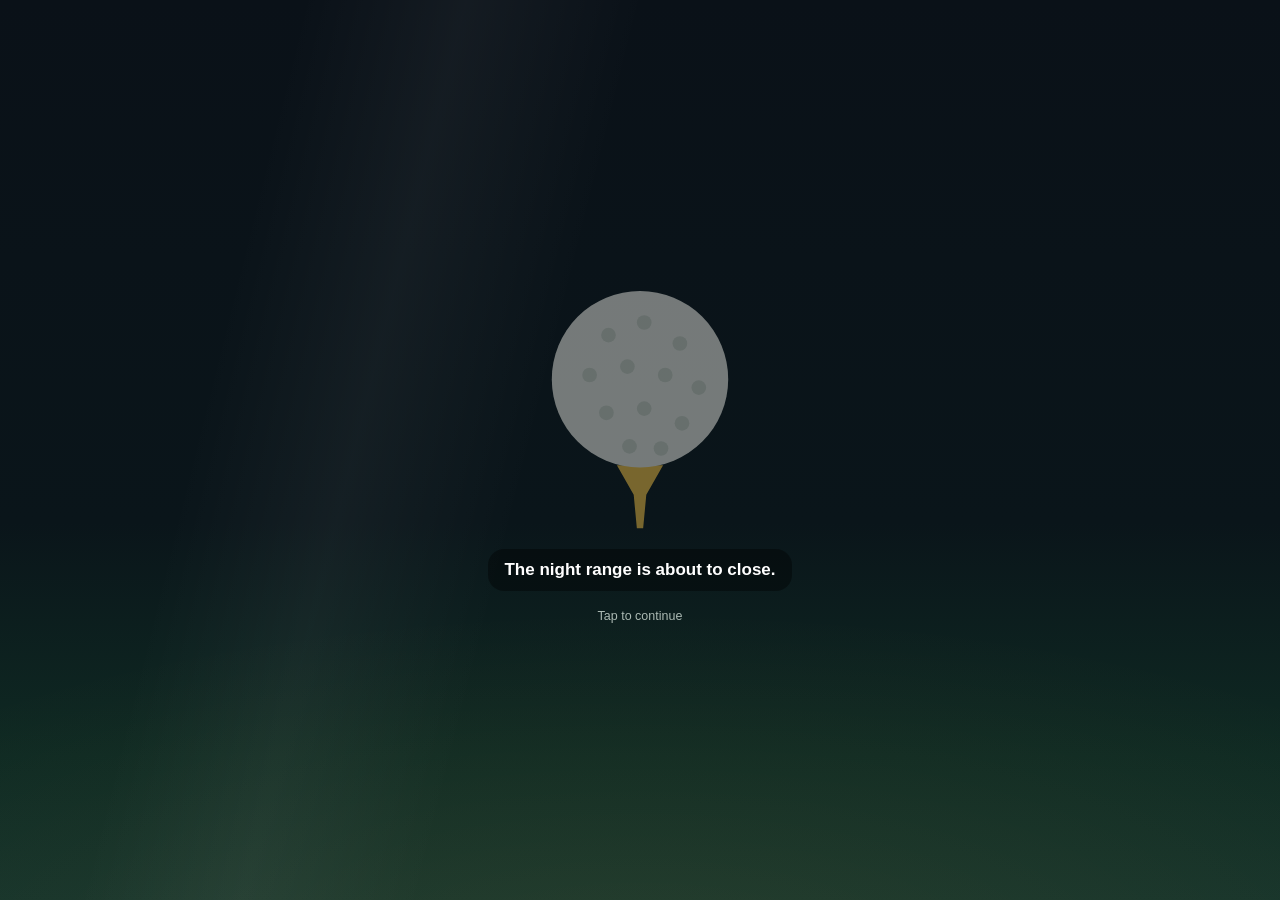
<file: index.html>
<!doctype html>
<html lang="en">
<head>
  <meta charset="utf-8">
  <meta name="viewport" content="width=device-width, initial-scale=1, viewport-fit=cover">
  <title>Chirpi</title>
  <meta name="description" content="Chirpi, a little bird that keeps you company at the driving range: a point for every swing, and a video of each one.">
  <meta name="theme-color" content="#0a1420">
  <meta name="apple-mobile-web-app-capable" content="yes">
  <meta name="mobile-web-app-capable" content="yes">
  <meta name="apple-mobile-web-app-title" content="Chirpi">
  <meta name="apple-mobile-web-app-status-bar-style" content="black-translucent">
  <link rel="manifest" href="manifest.webmanifest">
  <link rel="apple-touch-icon" href="icons/icon-180.png">
  <link rel="icon" href="icons/icon-192.png">
  <link rel="stylesheet" href="styles.css">
</head>
<body>
  <main class="app">
    <header class="brand">Chirpi</header>

    <section class="stage" aria-live="polite">
      <svg class="bird" id="bird" viewBox="0 0 220 200" role="img" aria-label="Chirpi the bird">
        <ellipse class="shadow" cx="110" cy="188" rx="56" ry="7"/>
        <g class="bird-body">
          <g class="legs">
            <path d="M92 160 v18 m-7 0 h14" />
            <path d="M124 160 v18 m-7 0 h14" />
          </g>
          <path class="tail" d="M42 118 L14 104 L22 126 L10 140 L46 134Z"/>
          <ellipse class="body" cx="110" cy="112" rx="70" ry="62"/>
          <ellipse class="belly" cx="118" cy="132" rx="42" ry="34"/>
          <path class="wing" d="M70 108 C 52 118, 54 148, 84 152 C 100 150, 104 128, 92 112 Z"/>
          <path class="tuft" d="M104 52 C 98 34, 112 30, 112 44 C 116 30, 130 34, 120 52"/>
          <g class="cap">
            <path class="cap-top" d="M70 72 C 76 40, 146 38, 152 70 Z"/>
            <path class="cap-brim" d="M140 66 C 162 62, 182 66, 186 74 C 170 76, 152 76, 138 74 Z"/>
            <circle class="cap-dot" cx="111" cy="47" r="4"/>
          </g>
          <g class="eye">
            <circle class="eye-ball" cx="138" cy="94" r="9"/>
            <circle class="eye-shine" cx="141" cy="91" r="3"/>
          </g>
          <ellipse class="cheek" cx="146" cy="116" rx="10" ry="6"/>
          <path class="beak" d="M168 98 L194 106 L168 116 Z"/>
        </g>
        <circle class="ball" cx="180" cy="178" r="10"/>
        <g class="ball-dimples">
          <circle cx="177" cy="175" r="1.4"/><circle cx="183" cy="176" r="1.4"/>
          <circle cx="179" cy="181" r="1.4"/><circle cx="185" cy="181" r="1.4"/>
        </g>
      </svg>
      <div class="bubble" id="bubble"></div>
    </section>

    <section class="panel" id="panel"></section>

    <footer class="progress" aria-hidden="true">
      <div class="progress-bar"><span id="progress-fill"></span></div>
    </footer>
  </main>
  <noscript>Chirpi needs JavaScript.</noscript>
  <script type="module" src="app.js"></script>
</body>
</html>
</file>
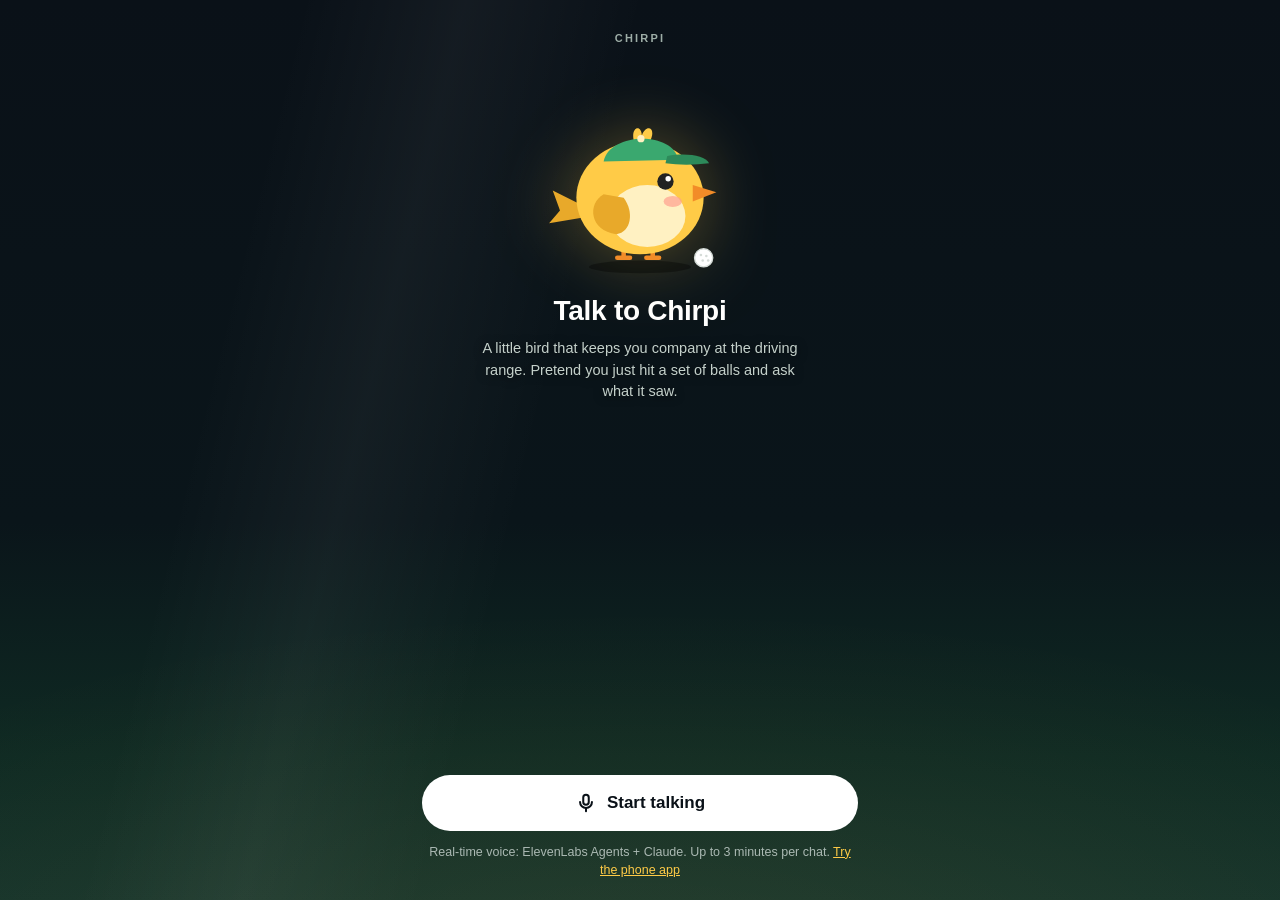
<file: demo/index.html>
<!doctype html>
<html lang="en">
<head>
  <meta charset="utf-8">
  <meta name="viewport" content="width=device-width, initial-scale=1, viewport-fit=cover">
  <title>Talk to Chirpi</title>
  <meta name="description" content="Chirpi is a golf practice companion. Talk to it in real time, in English or Chinese.">
  <meta name="theme-color" content="#0a1118">
  <link rel="icon" href="../icons/icon-192.png">
  <link rel="stylesheet" href="../styles.css">
  <link rel="stylesheet" href="demo.css">
</head>
<body class="demo">
  <main class="app">
    <header class="brand">Chirpi</header>

    <section class="stage">
    <svg class="bird" id="bird" viewBox="0 0 220 200" role="img" aria-label="Chirpi the bird">
      <ellipse class="shadow" cx="110" cy="188" rx="56" ry="7"/>
      <g class="bird-body">
        <g class="legs">
          <path d="M92 160 v18 m-7 0 h14" />
          <path d="M124 160 v18 m-7 0 h14" />
        </g>
        <path class="tail" d="M42 118 L14 104 L22 126 L10 140 L46 134Z"/>
        <ellipse class="body" cx="110" cy="112" rx="70" ry="62"/>
        <ellipse class="belly" cx="118" cy="132" rx="42" ry="34"/>
        <path class="wing" d="M70 108 C 52 118, 54 148, 84 152 C 100 150, 104 128, 92 112 Z"/>
        <path class="tuft" d="M104 52 C 98 34, 112 30, 112 44 C 116 30, 130 34, 120 52"/>
        <g class="cap">
          <path class="cap-top" d="M70 72 C 76 40, 146 38, 152 70 Z"/>
          <path class="cap-brim" d="M140 66 C 162 62, 182 66, 186 74 C 170 76, 152 76, 138 74 Z"/>
          <circle class="cap-dot" cx="111" cy="47" r="4"/>
        </g>
        <g class="eye">
          <circle class="eye-ball" cx="138" cy="94" r="9"/>
          <circle class="eye-shine" cx="141" cy="91" r="3"/>
        </g>
        <ellipse class="cheek" cx="146" cy="116" rx="10" ry="6"/>
        <path class="beak" d="M168 98 L194 106 L168 116 Z"/>
      </g>
      <circle class="ball" cx="180" cy="178" r="10"/>
      <g class="ball-dimples">
        <circle cx="177" cy="175" r="1.4"/><circle cx="183" cy="176" r="1.4"/>
        <circle cx="179" cy="181" r="1.4"/><circle cx="185" cy="181" r="1.4"/>
      </g>
    </svg>
      <h1 class="bubble" id="headline"></h1>
      <p class="demo-status" id="status" aria-live="polite"></p>
    </section>

    <section class="transcript" id="transcript" aria-live="polite" aria-label="Conversation"></section>

    <section class="demo-actions">
      <button class="demo-talk" id="talk" type="button"></button>
      <p class="demo-note" id="note"></p>
    </section>
  </main>
  <noscript>This demo needs JavaScript.</noscript>
  <script src="../vendor/elevenlabs-client/elevenlabs-client-1.35.0.iife.js"></script>
  <script type="module" src="demo.js"></script>
</body>
</html>
</file>
<file: styles.css>
/* One shell for the whole app: a driving range at night, with a warm bird as the only warm thing on screen. */
:root {
  color-scheme: dark;
  /* The shell: flat for the top two thirds, then a quick rise into a turf glow at the bottom. */
  --page-top: #0a1118;
  --page-mid: #0a151a;
  --page-rise: #0f2a23;
  --page-bottom: #15332b;
  --sky: var(--page-top);
  /* Four levels of text: titles, subtitles, small print, the quietest labels. */
  --text: #ffffff;
  --text-2: #c4d0ca;
  --text-3: #abb9b3;
  --text-4: #9dada6;
  --muted: var(--text-2);
  --on-light: var(--page-top); /* dark text on light is the background colour, never pure black */
  --surface: rgba(255, 255, 255, 0.07);
  --surface-line: rgba(255, 255, 255, 0.12);
  /* Inputs: empty ones a warm white, filled ones a cooler white. */
  --passive: #f8f6ef;
  --input-filled: #e6ebe8;
  --placeholder: #6b6f68;
  /* Three button levels, told apart by the contrast inside them, not by colour. */
  --action: #ffffff;
  --btn-disabled-fill: #919d97;
  --btn-disabled-glyph: #9ba7a1;
  /* The bird's warm palette; progress wears it, the track almost disappears. */
  --char-1: #ffcb47;
  --gold: var(--char-1);
  --gold-deep: #f28c28;
  --progress-a: #f0a93c;
  --progress-b: #ffcb47;
  --progress-c: #ffe79e;
  --track: #2b3a35;
  --glyph-idle: #7e8a84;
  --glyph-active: #ffffff;
  --destructive: #d2584b;
  --stop: #c8483e;
  --danger: #ffb4a5;
  --font-mono: ui-monospace, SFMono-Regular, Menlo, monospace;
  --bird: #ffcb47;
  --bird-belly: #fff1c2;
  --bird-dark: #e8a92a;
  --beak: #f28c28;
  --cheek: #ff9f8f;
  --cap: #3aa86f;
  --cap-brim: #2d8a5a;
  --eye: #222222;
  --ball: #ffffff;
  --ball-line: #d5dcd8;
}

* { box-sizing: border-box; }
html { background: var(--sky); -webkit-text-size-adjust: 100%; }
html, body { margin: 0; }
body {
  color: var(--text);
  font-family: -apple-system, BlinkMacSystemFont, "PingFang SC", "Hiragino Sans GB", "Helvetica Neue", sans-serif;
  font-size: 16px;
  line-height: 1.5;
  min-height: 100dvh;
}
/* The shell every screen shares: a warm glow rising from the turf, one faint floodlight beam. */
body::before {
  content: "";
  position: fixed;
  inset: 0;
  z-index: -1;
  background:
    radial-gradient(110% 58% at 50% 108%, rgba(255, 203, 71, 0.07), transparent 70%),
    linear-gradient(104deg, transparent 20%, rgba(255, 255, 255, 0.045) 31%, transparent 43%),
    linear-gradient(180deg, var(--page-top) 0%, var(--page-mid) 58%, var(--page-rise) 84%, var(--page-bottom) 100%);
}

.app {
  position: relative;
  max-width: 520px;
  margin: 0 auto;
  padding: max(16px, env(safe-area-inset-top)) 16px max(20px, env(safe-area-inset-bottom));
  display: flex;
  flex-direction: column;
  min-height: 100dvh;
}
.brand {
  height: 44px;
  display: flex;
  align-items: center;
  justify-content: center;
  font-size: 11px;
  font-weight: 700;
  letter-spacing: 0.2em;
  text-transform: uppercase;
  color: var(--text-4);
}

/* Bird and what it says */
.stage { display: flex; flex-direction: column; align-items: center; gap: 14px; margin: 8px 0 24px; }
.bird { width: 168px; height: auto; overflow: visible; filter: drop-shadow(0 0 34px rgba(255, 203, 71, 0.32)); }
.bird .shadow { fill: rgba(0, 0, 0, 0.35); }
.bird .body, .bird .tuft { fill: var(--bird); }
.bird .tail, .bird .wing { fill: var(--bird-dark); }
.bird .belly { fill: var(--bird-belly); }
.bird .beak { fill: var(--beak); }
.bird .cheek { fill: var(--cheek); opacity: 0.7; }
.bird .cap-top { fill: var(--cap); }
.bird .cap-brim { fill: var(--cap-brim); }
.bird .cap-dot { fill: var(--bird-belly); }
.bird .eye-ball { fill: var(--eye); }
.bird .eye-shine { fill: #fff; }
.bird .legs path { stroke: var(--beak); stroke-width: 5; stroke-linecap: round; fill: none; }
.bird .ball { fill: var(--ball); stroke: var(--ball-line); stroke-width: 1.5; }
.bird .ball-dimples circle { fill: var(--ball-line); }

.bird-body { transform-origin: 110px 180px; animation: bob 2.6s ease-in-out infinite; }
.eye { transform-origin: 138px 94px; animation: blink 4.5s infinite; }
.wing { transform-origin: 86px 112px; }
.bird.hop .bird-body, .bird.cheer .bird-body { animation: hop 0.55s ease-out; }
.bird.hop .wing, .bird.cheer .wing { animation: flap 0.18s ease-in-out 3; }
.bird.celebrate .bird-body { animation: celebrate 1.1s ease-out; }
.bird.celebrate .wing { animation: flap 0.15s ease-in-out 7; }
.bird.talk .beak { transform-origin: 168px 107px; animation: chatter 0.22s ease-in-out 6; }

@keyframes bob { 0%, 100% { transform: translateY(0); } 50% { transform: translateY(-4px); } }
@keyframes blink { 0%, 94%, 100% { transform: scaleY(1); } 96% { transform: scaleY(0.1); } }
@keyframes hop {
  0% { transform: translateY(0) scale(1, 1); }
  25% { transform: translateY(0) scale(1.05, 0.93); }
  55% { transform: translateY(-18px) scale(0.97, 1.04); }
  100% { transform: translateY(0) scale(1, 1); }
}
@keyframes flap { 50% { transform: rotate(-28deg); } }
@keyframes celebrate {
  0% { transform: translateY(0) rotate(0); }
  30% { transform: translateY(-34px) rotate(-8deg); }
  60% { transform: translateY(-34px) rotate(8deg); }
  100% { transform: translateY(0) rotate(0); }
}
@keyframes chatter { 50% { transform: scaleY(0.6); } }

/* Outside practice the bird's words are the headline of the screen. */
.bubble { font-size: 28px; font-weight: 700; line-height: 1.22; letter-spacing: -0.01em; text-align: center; max-width: 100%; }
.bubble small { display: block; font-size: 14.5px; font-weight: 400; line-height: 1.45; letter-spacing: 0; color: var(--text-2); margin-top: 9px; }

/* Answers sit at the bottom, where the thumb is. */
.panel { display: flex; flex-direction: column; gap: 10px; margin-top: auto; }
.option {
  display: block;
  width: 100%;
  text-align: left;
  background: var(--surface);
  color: var(--text);
  border: 1px solid var(--surface-line);
  border-radius: 18px;
  padding: 15px 18px;
  font: inherit;
  cursor: pointer;
  transition: background 0.15s, color 0.15s, transform 0.1s;
}
.option:active { transform: scale(0.985); }
.option strong { display: block; font-size: 17px; }
.option .sub { display: block; font-size: 14px; color: var(--text-3); }
.option[aria-pressed="true"] { background: var(--action); color: var(--on-light); border-color: var(--action); }
.option[aria-pressed="true"] .sub { color: #46545a; }

.chips { display: flex; flex-wrap: wrap; gap: 8px; justify-content: center; }
.chip {
  border: 1px solid var(--surface-line);
  background: var(--surface);
  color: var(--text-2);
  border-radius: 999px;
  padding: 8px 14px;
  font: inherit;
  font-size: 13.5px;
  font-weight: 600;
  cursor: pointer;
}
.chip[aria-pressed="true"] { background: var(--action); color: var(--on-light); }

textarea {
  width: 100%;
  font: inherit;
  color: var(--on-light);
  background: var(--passive);
  border: none;
  border-radius: 22px;
  padding: 14px 18px;
  min-height: 92px;
  resize: none;
}
textarea::placeholder { color: var(--placeholder); }
textarea:focus { outline: 2px solid var(--gold); outline-offset: 2px; }

.actions { display: flex; gap: 10px; margin-top: 6px; align-items: center; }
.primary {
  flex: 1;
  font: inherit;
  font-size: 16px;
  font-weight: 600;
  border-radius: 999px;
  border: none;
  padding: 16px 26px;
  background: var(--action);
  color: var(--on-light);
  cursor: pointer;
}
/* Disabled is its own fill, not a faded white: low contrast inside, still a solid shape. */
.primary:disabled, .fab:disabled, .send:disabled { background: var(--btn-disabled-fill); color: var(--btn-disabled-glyph); opacity: 1; cursor: not-allowed; }
.primary:active, .fab:active { transform: scale(0.98); }
.icon-svg { width: 24px; height: 24px; display: block; fill: none; stroke: currentColor; stroke-width: 2.2; stroke-linecap: round; stroke-linejoin: round; }

/* Big round "next" at the bottom, round "back" at the top left. */
.fab {
  width: 56px;
  height: 56px;
  margin: 10px auto 0;
  border-radius: 50%;
  border: none;
  background: var(--action);
  color: var(--on-light);
  display: flex;
  align-items: center;
  justify-content: center;
  cursor: pointer;
}
.back {
  position: absolute;
  top: max(16px, env(safe-area-inset-top));
  left: 16px;
  width: 44px;
  height: 44px;
  border-radius: 50%;
  border: 1px solid var(--surface-line);
  background: var(--surface);
  color: var(--text-2);
  display: flex;
  align-items: center;
  justify-content: center;
  cursor: pointer;
}
.link { background: none; border: none; color: var(--gold); font: inherit; cursor: pointer; padding: 0; }
.quiet-link { align-self: center; padding: 10px; color: var(--text-3); font-size: 14px; }

.summary { margin: 0; background: var(--surface); border: 1px solid var(--surface-line); border-radius: 18px; padding: 4px 18px; }
.summary div { display: flex; justify-content: space-between; gap: 12px; padding: 12px 0; border-bottom: 1px solid var(--surface-line); }
.summary div:last-child { border-bottom: none; }
.summary dt { color: var(--text-3); flex: none; }
.summary dd { margin: 0; text-align: right; overflow-wrap: anywhere; }

.note { margin: 0; font-size: 12.5px; line-height: 1.5; color: var(--text-3); text-align: center; }
.note.error { color: var(--danger); font-size: 15px; }
.tips { margin: 0; padding: 4px 4px 4px 22px; color: var(--text-3); font-size: 14px; }

/* Progress wears the bird's colours; the track almost disappears. */
.progress { margin-top: 18px; }
.progress-bar { height: 5px; background: var(--track); border-radius: 999px; overflow: hidden; }
.progress-bar span { display: block; height: 100%; width: 0; background: linear-gradient(90deg, var(--progress-a), var(--progress-b) 55%, var(--progress-c)); border-radius: 999px; transition: width 0.3s; }
.progress.hidden { display: none; }

.level-card { background: var(--surface); border: 1px solid var(--surface-line); border-radius: 18px; padding: 15px 18px; }
.level-head { display: flex; justify-content: space-between; align-items: baseline; gap: 8px; flex-wrap: wrap; }
.level-head strong { font-size: 17px; }
.level-head span { font-size: 12.5px; color: var(--text-3); }
.level-bar { height: 10px; margin-top: 11px; background: var(--track); border-radius: 999px; overflow: hidden; }
.level-bar span { display: block; height: 100%; background: linear-gradient(90deg, var(--progress-a), var(--progress-b) 55%, var(--progress-c)); border-radius: 999px; transition: width 0.4s; }

/* Practice: the camera is the whole screen and everything floats on it. */
:root {
  --ds-surface: rgba(10, 17, 24, 0.42); /* darkened so it reads over a bright camera picture */
  --ds-surface-line: rgba(255, 255, 255, 0.14);
}
.practicing .brand, .practicing .progress { display: none; }
.practicing .app { padding: 0; }
.live-wrap { position: fixed; inset: 0; background: #000; overflow: hidden; }
.live { display: block; width: 100%; height: 100%; object-fit: cover; }
.overlay { position: absolute; inset: 0; }
.mirror { transform: scaleX(-1); }
/* The night shell, faded over the camera: dark at the top for the chips, darker at the bottom for the count. */
.live-wrap::after {
  content: "";
  position: absolute;
  inset: 0;
  pointer-events: none;
  background: linear-gradient(180deg, rgba(10, 17, 24, 0.6) 0%, transparent 26%, transparent 48%, rgba(10, 17, 24, 0.88) 100%);
}

.session-chip {
  display: inline-flex;
  align-items: center;
  padding: 7px 13px;
  border-radius: 999px;
  background: var(--ds-surface);
  border: 1px solid var(--ds-surface-line);
  color: var(--text-2);
  -webkit-backdrop-filter: blur(10px);
  backdrop-filter: blur(10px);
}
.session-chip { font: 600 11px/1 var(--font-mono); letter-spacing: 0.02em; font-variant-numeric: tabular-nums; }
.session-top {
  position: fixed;
  z-index: 2;
  top: max(12px, env(safe-area-inset-top));
  left: 22px;
  right: 22px;
  display: flex;
  justify-content: space-between;
}

.practicing .stage {
  position: fixed;
  z-index: 2;
  top: calc(max(12px, env(safe-area-inset-top)) + 40px);
  left: 14px;
  right: 22px;
  margin: 0;
  flex-direction: row;
  align-items: center;
  gap: 8px;
}
.practicing .bird { width: 72px; flex: none; filter: drop-shadow(0 0 22px rgba(255, 203, 71, 0.3)); }
.practicing .bubble {
  position: relative;
  background: var(--action);
  color: var(--on-light);
  border-radius: 18px 18px 18px 6px;
  padding: 9px 14px;
  font-size: 15px;
  font-weight: 400;
  line-height: 1.4;
  text-align: left;
}
.practicing .bubble small { font-size: 12.5px; color: #46545a; margin-top: 2px; }

.guidance[hidden] { display: none; }
.guidance {
  position: absolute;
  z-index: 1;
  left: 22px;
  right: 22px;
  top: 40%;
  margin: 0;
  color: #fff;
  font-size: 24px;
  line-height: 1.25;
  text-align: center;
  text-shadow: 0 1px 8px rgba(0, 0, 0, 0.65);
}

.practice-bottom {
  position: fixed;
  z-index: 2;
  left: 22px;
  right: 22px;
  bottom: max(26px, env(safe-area-inset-bottom));
  display: flex;
  flex-direction: column;
  gap: 18px;
}
/* The count: big enough to read from where the golfer stands, a few metres from the phone. */
.hud { display: flex; flex-direction: column; align-items: center; text-align: center; }
.score { position: relative; display: flex; align-items: baseline; }
.score-value { font-size: 92px; line-height: 0.9; font-weight: 700; letter-spacing: -0.045em; color: #fff; font-variant-numeric: tabular-nums; text-shadow: 0 2px 14px rgba(0, 0, 0, 0.45); }
.score-label { font-size: 17px; font-weight: 700; color: var(--text-3); margin-left: 7px; }
.pop { position: absolute; right: -44px; top: -6px; font-size: 24px; font-weight: 700; color: var(--char-1); opacity: 0; pointer-events: none; }
.pop.show { animation: pop 0.9s ease-out; }
@keyframes pop {
  0% { opacity: 0; transform: translateY(8px) scale(0.6); }
  20% { opacity: 1; transform: translateY(0) scale(1.2); }
  100% { opacity: 0; transform: translateY(-24px) scale(1); }
}
.dots { display: flex; gap: 8px; justify-content: center; margin-top: 16px; }
.dot { width: 11px; height: 11px; border-radius: 50%; background: rgba(255, 255, 255, 0.24); }
.dot.on { background: var(--char-1); }
.set-hint { margin: 10px 0 0; font-size: 12.5px; color: var(--text-3); }
.score-label, .set-hint, .level-line { text-shadow: 0 1px 6px rgba(10, 17, 24, 0.8); }

/* Level: the contrast goes into the fill, the track nearly disappears. */
.session-level .level-bar { height: 8px; margin: 0; background: rgba(255, 255, 255, 0.14); }
.session-level .level-bar span { background: linear-gradient(90deg, var(--progress-a), var(--progress-b) 55%, var(--progress-c)); }
.level-line { display: flex; justify-content: space-between; margin: 7px 2px 0; font-size: 12.5px; color: var(--text-3); }
.level-line span:first-child { color: var(--char-1); }

/* End: coral words on a white pill. Round buttons: grey glyph at rest, white while active. */
.controls { display: flex; align-items: center; gap: 12px; }
.finish {
  flex: 1;
  height: 52px;
  display: flex;
  align-items: center;
  justify-content: center;
  gap: 8px;
  border: none;
  border-radius: 999px;
  background: var(--action);
  color: var(--destructive);
  font: inherit;
  font-size: 15px;
  font-weight: 700;
  cursor: pointer;
}
.finish .icon-svg { width: 17px; height: 17px; }
.finish:disabled { color: var(--glyph-idle); }
.control {
  width: 52px;
  height: 52px;
  flex: none;
  border-radius: 50%;
  background: var(--ds-surface);
  border: 1px solid var(--ds-surface-line);
  -webkit-backdrop-filter: blur(10px);
  backdrop-filter: blur(10px);
  color: var(--glyph-active);
  display: grid;
  place-items: center;
  cursor: pointer;
  transition: color 0.3s, background 0.2s;
}
.control .icon-svg { width: 22px; height: 22px; stroke-width: 1.9; }
.control.off { color: var(--glyph-idle); }
.control:disabled { color: var(--glyph-idle); }
/* Talking to Chirpi: the mic turns into Chirpi's gold while it listens. */
.control.talk.listening { background: var(--char-1); border-color: transparent; color: var(--page-top); animation: listening 1.2s ease-in-out infinite; }
@keyframes listening {
  0%, 100% { box-shadow: 0 0 0 0 rgba(255, 203, 71, 0.55); }
  50% { box-shadow: 0 0 0 9px rgba(255, 203, 71, 0); }
}
@media (prefers-reduced-motion: reduce) { .control.talk.listening { animation: none; } }
.practice-bottom .note.error { background: var(--on-light); padding: 10px 14px; border-radius: 14px; }
@media (max-height: 700px) {
  .score-value { font-size: 72px; }
  .practice-bottom { gap: 12px; }
}

/* The swings from this session */
.section-title { margin: 8px 0 0; font-weight: 700; font-size: 17px; }
.clips { display: grid; grid-template-columns: repeat(2, minmax(0, 1fr)); gap: 10px; }
.clip { margin: 0; }
.clip video { width: 100%; aspect-ratio: 3 / 4; object-fit: cover; border-radius: 16px; background: #000; display: block; }
.clip figcaption { display: flex; align-items: center; justify-content: space-between; font-size: 13px; color: var(--text-3); margin-top: 6px; }
.clip a { color: var(--on-light); background: var(--action); border-radius: 999px; padding: 4px 12px; font-weight: 700; text-decoration: none; }

.option, .primary, .fab, .back, .chip, .link, .control, .finish { touch-action: manipulation; -webkit-tap-highlight-color: transparent; }

@media (max-height: 700px) {
  .bird { width: 120px; }
  .bubble { font-size: 22px; }
  .stage { margin-bottom: 14px; }
}
@media (prefers-reduced-motion: reduce) {
  .bird-body, .eye, .bird.hop .bird-body, .bird.hop .wing, .bird.cheer .bird-body, .bird.cheer .wing,
  .bird.celebrate .bird-body, .bird.celebrate .wing, .bird.talk .beak { animation: none; }
}

/* First visit: the ball on the tee, before it becomes the bird. */
.onboarding .brand, .onboarding .stage { display: none; }
.onboarding .app { padding-top: max(16px, env(safe-area-inset-top)); }
.onboarding .panel { flex: 1; margin-top: 0; min-height: 0; }
.onboarding .progress { order: -1; margin: 18px 56px 0; }
.scene { flex: 1; display: flex; flex-direction: column; align-items: center; justify-content: center; gap: 16px; min-height: 0; text-align: center; }

.ball-wrap { width: min(52vw, 210px); transition: filter 0.8s, opacity 0.8s; filter: drop-shadow(0 0 30px rgba(255, 244, 205, 0.4)); }
.ball-wrap.small { width: min(36vw, 138px); }
.ball-wrap.dim { opacity: 0.45; filter: none; }
.ball-wrap.glow { filter: drop-shadow(0 0 44px rgba(255, 203, 71, 0.75)); }
.ball-wrap.wobble .ball-body { animation: ball-wobble 1.5s ease-in-out infinite; }
.golf-ball { display: block; width: 100%; height: auto; overflow: visible; }
.golf-ball .tee { fill: var(--gold); }
.golf-ball .ball-body { transform-origin: 100px 180px; }
.golf-ball .ball-shell { fill: #f8f7ef; }
.golf-ball .ball-dents circle { fill: #d9ddd3; }
.golf-ball .cap-top { fill: var(--cap); }
.golf-ball .cap-brim { fill: var(--cap-brim); }
.golf-ball .cap-dot { fill: var(--bird-belly); }
.golf-ball .ball-cracks path {
  fill: none;
  stroke: var(--gold-deep);
  stroke-width: 4;
  stroke-linecap: round;
  stroke-linejoin: round;
  stroke-dasharray: 1;
  stroke-dashoffset: calc(1 - var(--hatch, 0));
}
@keyframes ball-wobble {
  0%, 62%, 100% { transform: rotate(0); }
  70% { transform: rotate(-6deg); }
  78% { transform: rotate(5deg); }
  86% { transform: rotate(-3deg); }
  94% { transform: rotate(2deg); }
}

/* Story captions float low, like subtitles. */
.caption {
  margin: 0;
  max-width: 320px;
  padding: 9px 16px;
  border-radius: 16px;
  background: rgba(0, 0, 0, 0.38);
  font-size: 17px;
  font-weight: 600;
  line-height: 1.45;
}
.caption.in { animation: rise 0.35s ease-out; }
.story { cursor: pointer; }
.story-actions { width: 100%; }
.story-hint { margin: 0; font-size: 12.5px; color: var(--text-3); }
[hidden] { display: none !important; }
@keyframes rise { from { opacity: 0; transform: translateY(8px); } to { opacity: 1; transform: none; } }

/* One question at a time, high enough to stay above the keyboard. */
.ask { display: flex; flex-direction: column; gap: 14px; padding-top: 72px; }
.ask-title { margin: 0; font-size: 28px; font-weight: 700; line-height: 1.22; letter-spacing: -0.01em; text-align: center; }
.ask-sub { margin: -8px 0 0; color: var(--text-2); font-size: 14.5px; }
.name-field, .chat-field {
  width: 100%;
  min-width: 0;
  font: inherit;
  color: var(--on-light);
  background: var(--passive);
  border: none;
  border-radius: 999px;
  padding: 14px 20px;
}
.name-field { text-align: center; font-size: 18px; }
.name-field::placeholder, .chat-field::placeholder { color: var(--placeholder); font-weight: 500; }
.name-field:focus, .chat-field:focus { outline: 2px solid var(--gold); outline-offset: 2px; }

/* The chat */
.chat { flex: 1; display: flex; flex-direction: column; gap: 12px; min-height: 0; margin-top: 12px; }
.chat-log { flex: 1 1 0; min-height: 96px; overflow-y: auto; -webkit-overflow-scrolling: touch; }
.chat-log-inner { min-height: 100%; display: flex; flex-direction: column; justify-content: flex-end; gap: 8px; padding-top: 8px; }
.message { display: flex; align-items: flex-end; gap: 8px; animation: rise 0.25s ease-out; }
.message.you { justify-content: flex-end; }
.message-text { margin: 0; max-width: 76%; padding: 10px 14px; font-size: 16px; line-height: 1.4; overflow-wrap: anywhere; }
.message.ball .message-text { background: var(--action); color: var(--on-light); border-radius: 18px 18px 18px 5px; }
.message.you .message-text { background: var(--input-filled); color: var(--on-light); border-radius: 18px 18px 5px 18px; }
.message-ball {
  flex: none;
  width: 30px;
  height: 30px;
  border-radius: 50%;
  background: radial-gradient(circle at 36% 32%, #ffffff, #e4e6da 72%);
  box-shadow: 0 0 14px rgba(255, 244, 205, 0.55);
}
.message-ball.spacer { visibility: hidden; }
.typing .message-text { display: flex; gap: 5px; padding: 15px 16px; }
.typing i { width: 7px; height: 7px; border-radius: 50%; background: var(--on-light); animation: typing 1s infinite; }
.typing i:nth-child(2) { animation-delay: 0.15s; }
.typing i:nth-child(3) { animation-delay: 0.3s; }
@keyframes typing { 0%, 60%, 100% { opacity: 0.3; } 30% { opacity: 1; } }
.chat-answers { display: flex; flex-direction: column; gap: 8px; flex: none; }
.chat-answers .option { padding: 10px 16px; border-radius: 16px; animation: rise 0.25s ease-out; }
.chat-answers .option strong { font-size: 16px; }
.chat-answers .option .sub { font-size: 13px; }
.chat-send { display: flex; gap: 8px; }
.send { flex: none; width: 48px; height: 48px; border: none; border-radius: 50%; background: var(--action); color: var(--on-light); display: flex; align-items: center; justify-content: center; cursor: pointer; }

/* What it will be */
.match { padding-top: 56px; }
.match-card { width: 100%; padding: 16px 18px; background: var(--surface); border: 1px solid var(--surface-line); border-radius: 18px; }
.match-card p { margin: 6px 0 12px; color: var(--text-2); font-size: 14.5px; }
.match-label { display: block; color: var(--text-3); font-size: 13px; }
.match-name { display: block; font-size: 30px; line-height: 1.25; color: var(--gold); }
.tags { display: flex; flex-wrap: wrap; justify-content: center; gap: 6px; }
.tag { padding: 3px 11px; border-radius: 999px; background: var(--surface); border: 1px solid var(--surface-line); font-size: 13px; }

/* Choosing a cap */
.cap-row { display: flex; align-items: center; justify-content: center; gap: 18px; width: 100%; margin-top: 24px; }
.arrow { flex: none; width: 44px; height: 44px; border: none; border-radius: 50%; background: var(--surface); color: var(--text); display: flex; align-items: center; justify-content: center; cursor: pointer; }
.cap-name { margin: 0; font-weight: 700; }
.swatches { display: flex; gap: 14px; }
.swatch { width: 34px; height: 34px; padding: 0; border: 2px solid transparent; border-radius: 50%; cursor: pointer; box-shadow: inset 0 0 0 2px var(--sky); }
.swatch[aria-pressed="true"] { border-color: #fff; }

/* Hold to hatch: cracks and glow follow --hatch, from 0 to 1. */
.hatch-ball {
  --hatch: 0;
  width: min(62vw, 250px);
  padding: 0;
  border: none;
  background: none;
  cursor: pointer;
  touch-action: none;
  user-select: none;
  -webkit-user-select: none;
  -webkit-touch-callout: none;
  -webkit-tap-highlight-color: transparent;
  filter: drop-shadow(0 0 calc(24px + var(--hatch) * 70px) rgba(255, 203, 71, calc(0.3 + var(--hatch) * 0.7)));
  transform: scale(calc(1 + var(--hatch) * 0.12));
}
.hatch-prompt { margin: 12px 0 0; font-size: 17px; font-weight: 600; transition: opacity 0.2s; }
.hatch-prompt.held { opacity: 0.45; }
.key { display: inline-block; margin-right: 4px; padding: 2px 13px; border-radius: 999px; background: var(--action); color: var(--on-light); font-weight: 700; }
.flash { position: fixed; inset: 0; z-index: 5; background: #fffbe8; opacity: 0; pointer-events: none; }
.flash.show { animation: flash-in 0.45s ease-in forwards; }
@keyframes flash-in { to { opacity: 1; } }

/* The bird appears */
.revealing .brand { visibility: hidden; }
.revealing .app { animation: flash-out 0.7s ease-out; }
.revealing .stage { margin-top: 12vh; }
.revealing .bird { width: min(62vw, 240px); }
.revealing .bubble { font-size: 44px; font-weight: 800; color: var(--gold); }
.revealing .panel { align-items: center; gap: 18px; }
.revealing .caption { text-align: center; }
@keyframes flash-out { from { filter: brightness(4); } to { filter: brightness(1); } }

/* The card to keep or send */
.card-scene { justify-content: flex-start; gap: 10px; padding-top: 4px; }
.bird-card { width: min(100%, 300px); margin: 6px 0 8px; overflow: hidden; border-radius: 26px; background: #fffdf6; color: var(--on-light); transform: rotate(-2deg); box-shadow: 0 16px 40px rgba(0, 0, 0, 0.4); animation: card-in 0.5s ease-out; text-align: left; }
.bird-card-sky { display: flex; justify-content: center; padding: 18px 0 8px; background: linear-gradient(180deg, var(--sky), var(--turf)); }
.bird-card-sky .bird { width: 44%; }
.bird-card-body { padding: 12px 16px 16px; }
.bird-card-name { font-size: 24px; }
.bird-card-body p { margin: 2px 0 10px; font-size: 14px; line-height: 1.45; color: #3b474d; }
.bird-card .tags { justify-content: flex-start; }
.bird-card .tag { background: #eef1e8; border-color: transparent; }
.share { border: 1px solid var(--surface-line); border-radius: 999px; background: var(--surface); color: var(--text); font: inherit; font-weight: 600; padding: 9px 20px; cursor: pointer; }
.card-scene .actions { width: 100%; margin-top: auto; }
.card-scene .note:empty { display: none; }
@keyframes card-in { from { opacity: 0; transform: translateY(24px) rotate(3deg); } to { opacity: 1; transform: rotate(-2deg); } }

.arrow, .swatch, .send, .share, .hatch-ball { touch-action: manipulation; -webkit-tap-highlight-color: transparent; }
.hatch-ball { touch-action: none; }

@media (max-height: 620px) {
  .ask { padding-top: 56px; }
  .ball-wrap.small { width: 96px; }
  .cap-row { margin-top: 4px; }
  .match { padding-top: 48px; gap: 8px; }
  .match .fab, .caps .fab { width: 56px; height: 56px; margin-top: 2px; }
  .bird-card-sky .bird { width: 30%; }
  .revealing .stage { margin-top: 0; }
  .revealing .bird { width: 150px; }
  .revealing .bubble { font-size: 34px; }
}
@media (prefers-reduced-motion: reduce) {
  .ball-wrap.wobble .ball-body, .caption.in, .message, .chat-answers .option, .bird-card, .revealing .app { animation: none; }
  .bird-card { transform: none; }
}
</file>
<file: demo/demo.css>
/* The demo page: the app's shell and bird. */
.demo .app { max-width: 480px; padding-left: 22px; padding-right: 22px; }
.demo .stage { margin: 4vh 0 12px; gap: 10px; }
.demo .bird { width: min(52vw, 200px); }
.demo .bubble { margin: 6px 0 0; font-size: 28px; line-height: 1.22; font-weight: 700; }
.demo-status { text-shadow: 0 1px 10px rgba(6, 10, 16, 0.7); margin: 0; max-width: 340px; text-align: center; font-size: 14.5px; line-height: 1.5; color: var(--text-2); min-height: 3em; }

/* While Chirpi talks its beak keeps moving. */
.bird.speaking .beak { transform-origin: 168px 107px; animation: chatter 0.22s ease-in-out infinite; }

.transcript { display: flex; flex-direction: column; gap: 8px; margin: 8px 0 16px; overflow-y: auto; max-height: 30vh; }
.line { margin: 0; max-width: 85%; padding: 9px 14px; font-size: 15px; line-height: 1.4; border-radius: 18px; animation: line-in 0.25s ease-out; }
.line.chirpi { align-self: flex-start; background: var(--action); color: var(--on-light); border-bottom-left-radius: 6px; }
.line.you { align-self: flex-end; background: var(--ds-surface); border: 1px solid var(--ds-surface-line); color: var(--text-2); border-bottom-right-radius: 6px; }
@keyframes line-in { from { opacity: 0; transform: translateY(6px); } }

.demo-actions { margin-top: auto; display: flex; flex-direction: column; align-items: center; gap: 12px; }
.demo-talk {
  width: 100%;
  height: 56px;
  display: flex;
  align-items: center;
  justify-content: center;
  gap: 10px;
  border: none;
  border-radius: 999px;
  background: var(--action);
  color: var(--on-light);
  font: inherit;
  font-size: 17px;
  font-weight: 700;
  cursor: pointer;
  touch-action: manipulation;
  -webkit-tap-highlight-color: transparent;
}
.demo-talk .icon-svg { width: 22px; height: 22px; }
.demo-talk.live { color: var(--destructive); }
.demo-talk:focus-visible { outline: 3px solid var(--char-1); outline-offset: 3px; }
.demo-note { margin: 0; font-size: 12.5px; color: var(--text-3); text-align: center; }
.demo-note a { color: var(--char-1); }

@media (prefers-reduced-motion: reduce) {
  .bird.speaking .beak, .line { animation: none; }
}
</file>
